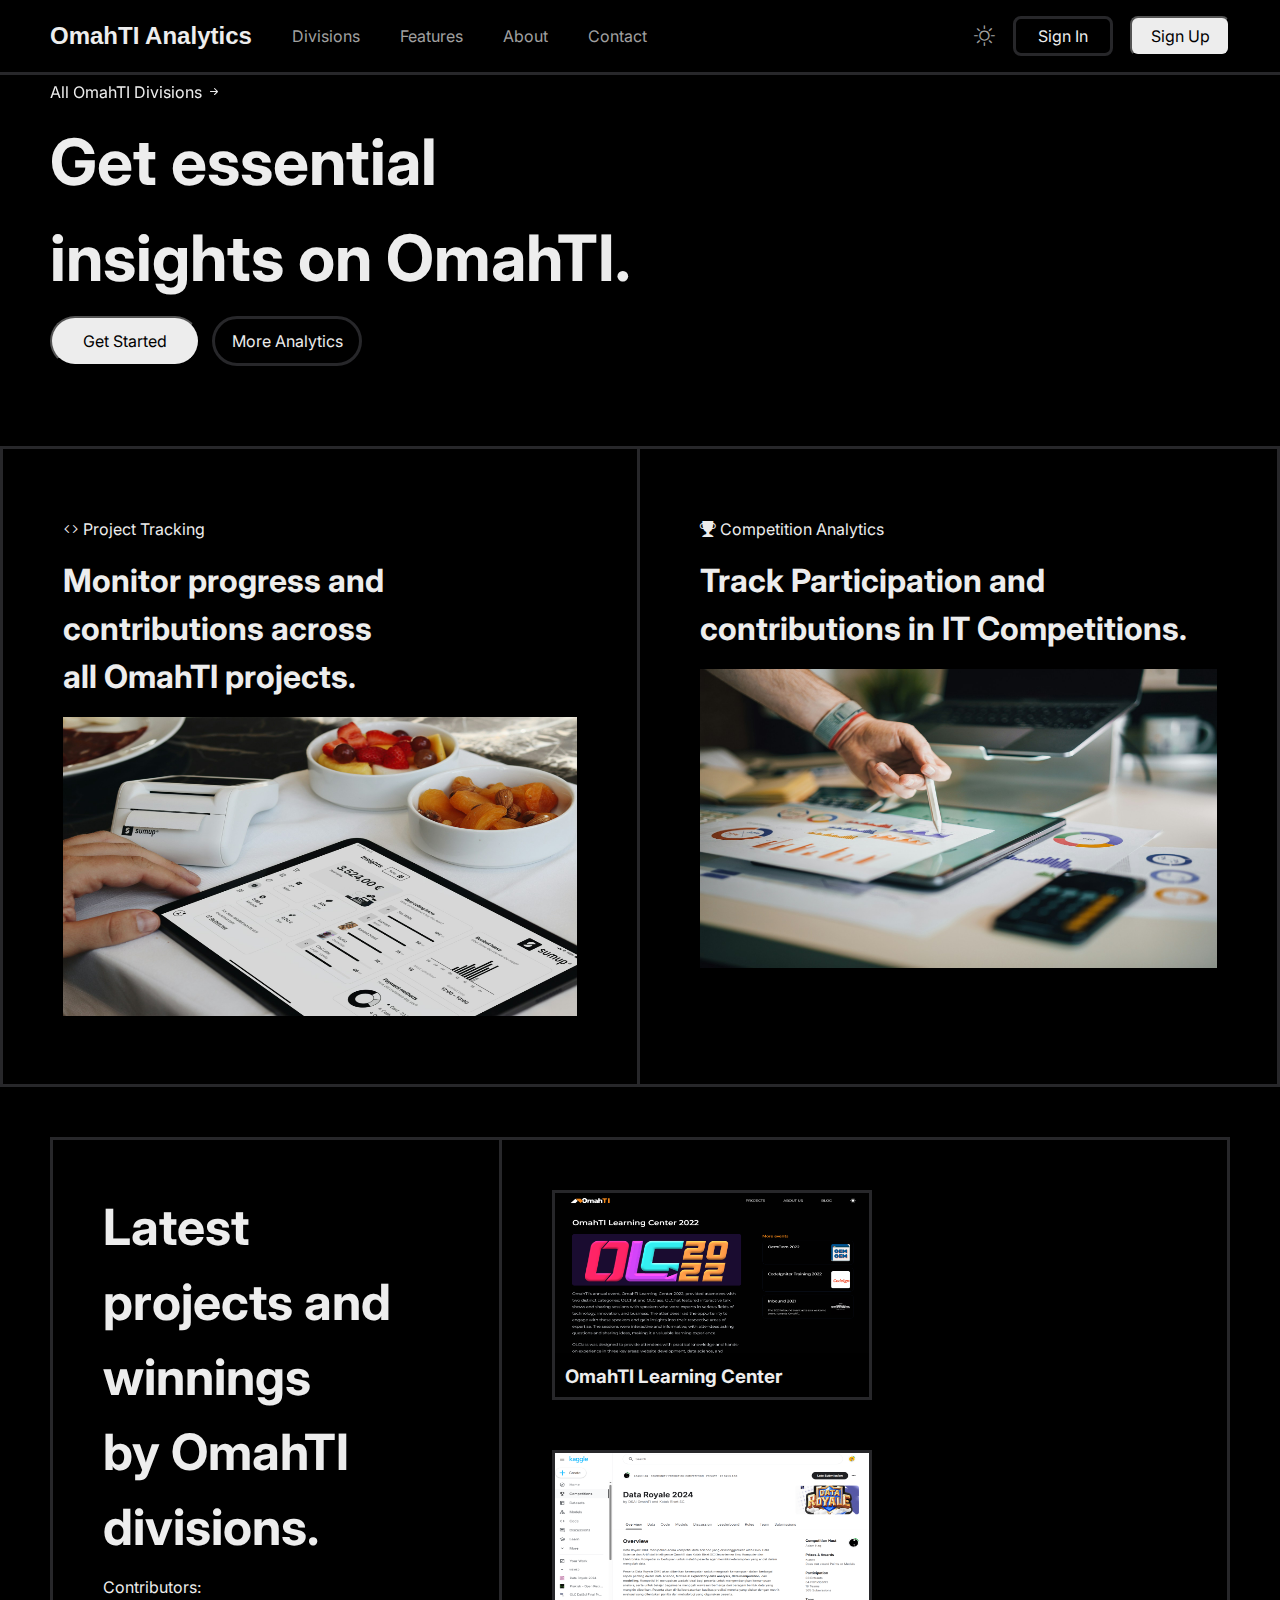
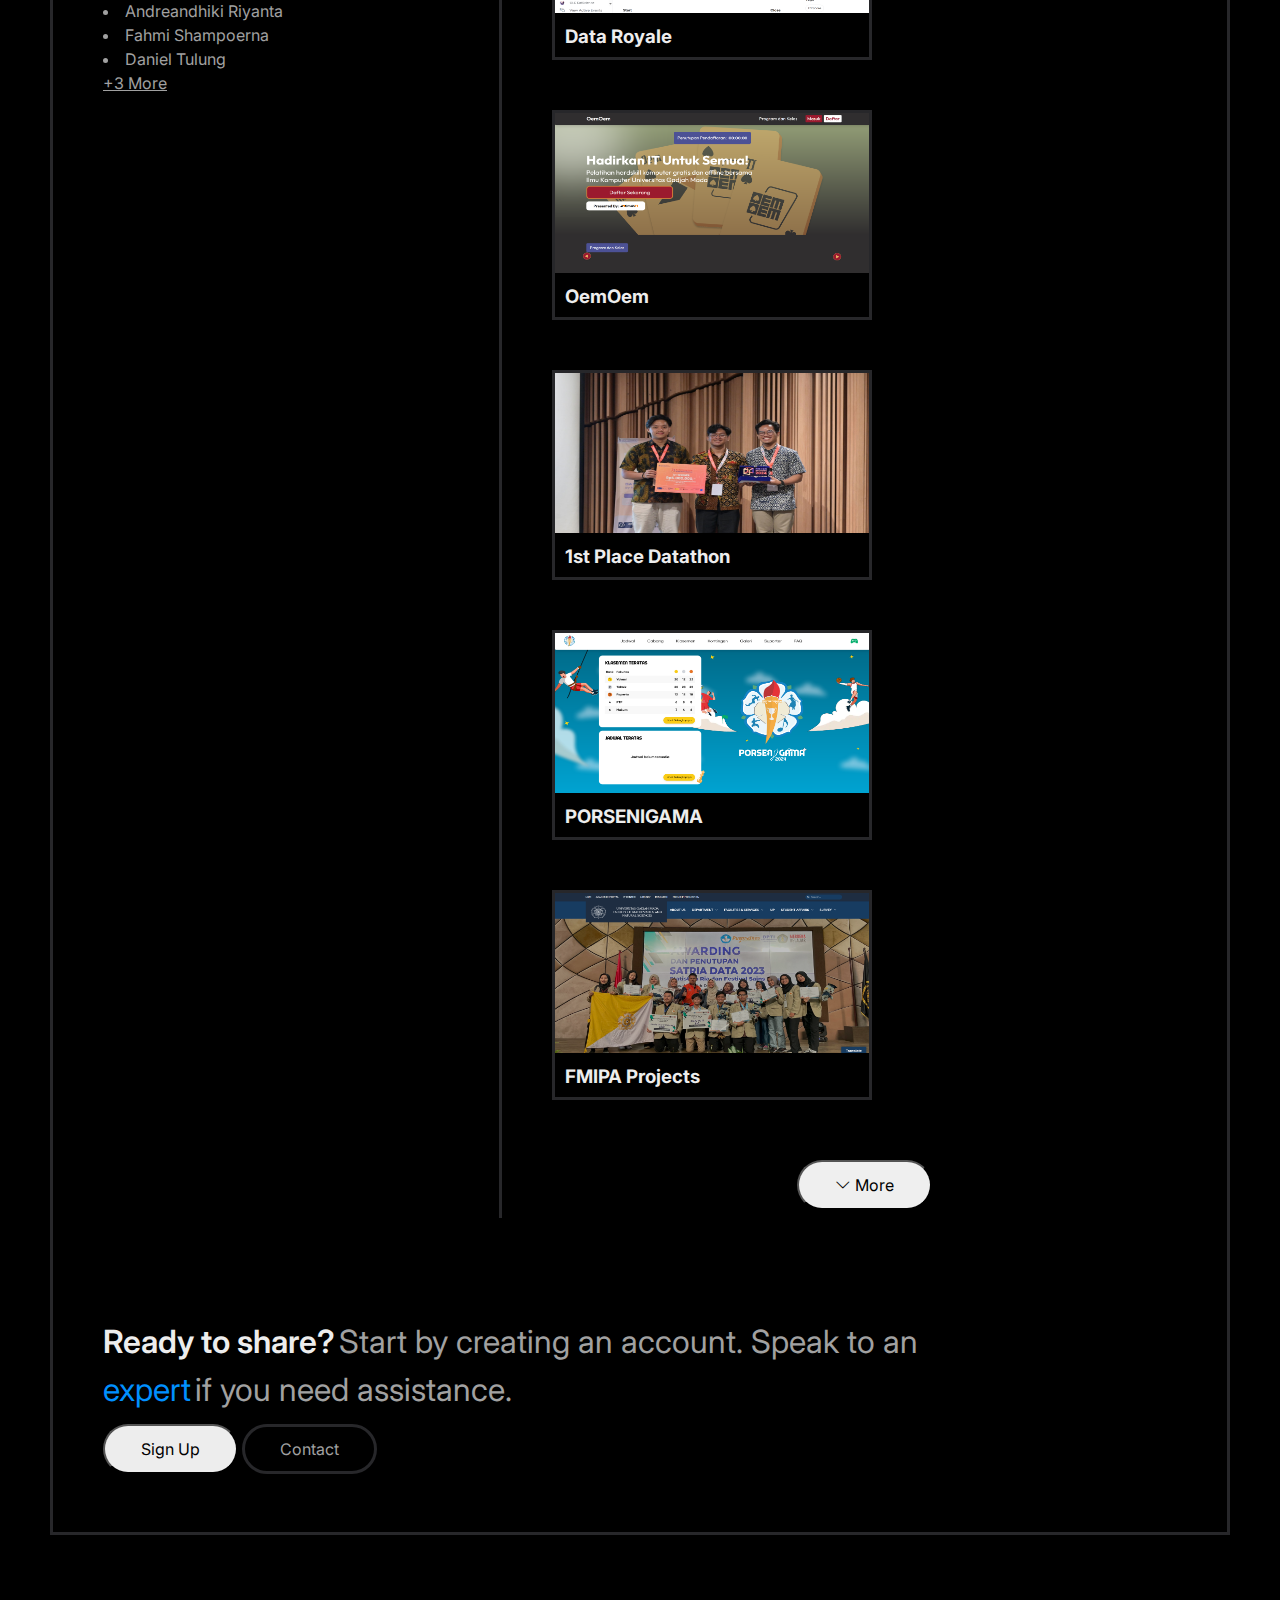
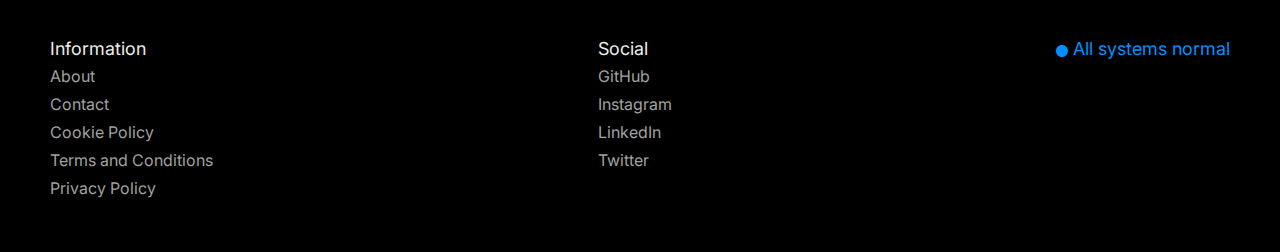
<file: index.html>
<!DOCTYPE html>
<html lang="en">
  <head>
    <meta charset="UTF-8" />
    <meta name="viewport" content="width=device-width, initial-scale=1.0" />
    <title>OmahTI Analytics</title>
    <link rel="stylesheet" href="css/style.css" />
    <link rel="stylesheet" href="css/reset.css" />
    <link
      rel="stylesheet"
      href="https://cdn.jsdelivr.net/npm/bootstrap-icons@1.5.0/font/bootstrap-icons.css"
    />
    <link rel="preconnect" href="https://fonts.googleapis.com" />
    <link rel="preconnect" href="https://fonts.gstatic.com" crossorigin />
    <link
      href="https://fonts.googleapis.com/css2?family=Inter:ital,opsz,wght@0,14..32,100..900;1,14..32,100..900&display=swap"
      rel="stylesheet"
    />
    <script src="js/app.js" defer></script>
    <script src="js/theme.js" defer></script>
  </head>
  <body>
    <nav class="navbar">
      <nav class="nav-kiri">
        <header class="logo"><a href="#">OmahTI Analytics</a></header>
        <ul>
          <li class="nav-item"><a href="#">Divisions</a></li>
          <li class="nav-item"><a href="#">Features</a></li>
          <li class="nav-item"><a href="#">About</a></li>
          <li class="nav-item"><a href="#">Contact</a></li>
        </ul>
      </nav>
      <nav class="nav-kanan">
        <a href="#" id="theme-switch"><i class="bi bi-brightness-high"></i></a>
        <a href="signIn.html"><button id="sign-in">Sign In</button></a>
        <a href="#"><button id="sign-up">Sign Up</button></a>
      </nav>
    </nav>
    <article class="container-1">
      <a href="#">All OmahTI Divisions <i class="bi bi-arrow-right-short"></i></a>
      <h1>Get essential insights on OmahTI.</h1>
      <article class="button-container">
        <button id="get-started">Get Started</button>
        <button id="more-analytics">More Analytics</button>
      </article>
    </article>
    <article class="container-2">
      <article class="content">
        <p><i class="bi bi-code"></i> Project Tracking</p>
        <h2>Monitor progress and contributions across all OmahTI projects.</h2>
        <img src="img\sumup-mn-akTsxIeI-unsplash.jpg" alt="" />
      </article>
      <article class="content">
        <p><i class="bi bi-trophy-fill"></i> Competition Analytics</p>
        <h2>Track Participation and contributions in IT Competitions.</h2>
        <img src="img\jakub-zerdzicki-ykgLX_CwtDw-unsplash.jpg" alt="" />
      </article>
    </article>
    <article class="container-3">
      <article class="wrapper" id="atas">
        <article class="wrapper" id="kiri">
          <h2>Latest projects and winnings by OmahTI divisions.</h2>
          <p>Contributors:</p>
          <ul>
            <li>Andreandhiki Riyanta</li>
            <li>Fahmi Shampoerna</li>
            <li>Daniel Tulung</li>
            <li class="hide hidden">Rama Andhika Pratama</li>
            <li class="hide hidden">Muhammad Hanif</li>
            <li class="hide hidden">Wibi Laksono Wijaya</li>
          </ul>
          <p id="show">+3 More</p>
        </article>
        <article class="wrapper" id="kanan">
          <article class="content-wrapper">
            <figure class="content">
              <img src="img\olc.png" alt="">
              <h3>OmahTI Learning Center</h3>
            </figure>
            <figure class="content">
              <img src="img\data royale.png" alt="">
              <h3>Data Royale</h3>
            </figure>
            <figure class="content">
              <img src="img\oemoem.png" alt="">
              <h3>OemOem</h3>
            </figure>
            <figure class="content">
              <img src="img\datathon.jpeg" alt="">
              <h3>1st Place Datathon</h3>
            </figure>
            <figure class="content">
              <img src="img\porseni.png" alt="">
              <h3>PORSENIGAMA</h3>
            </figure>
            <figure class="content">
              <img src="img\fmipa.png" alt="">
              <h3>FMIPA Projects</h3>
            </figure>
            <figure class="content collapse collapsed">
              <img src="img\malpres.png" alt="">
              <h3>MALPRES MIPA</h3>
            </figure>
            <figure class="content collapse collapsed">
              <img src="img\me.png" alt="">
              <h3>FEB UGM's Website</h3>
            </figure>
            <figure class="content collapse collapsed">
              <img src="img\kopassus.png" alt="">
              <h3>Kopassus</h3>
            </figure>
          </article>
          <button id="collapse-button"><i class="bi bi-chevron-down"></i> More</button>
        </article>
      </article>
      <article class="wrapper" id="bawah">
        <h2 id="h2001">Ready to share?</h2>
        <h2 id="h2002">Start by creating an account. Speak to an</h2>
        <h2 id="h2003">expert</h2>
        <h2 id="h2004">if you need assistance.</h2>
        <article class="button-container">
          <button id="sign-up">Sign Up</button>
          <button id="contact">Contact</button>
        </article>
      </article>
    </article>
    <footer class="footer">
      <article class="left">
        <p>Information</p>
        <ul>
          <li><a href="#">About</a></li>
          <li><a href="#">Contact</a></li>
          <li><a href="#">Cookie Policy</a></li>
          <li><a href="#">Terms and Conditions</a></li>
          <li><a href="#">Privacy Policy</a></li>
        </ul>
      </article>
      <article class="mid">
        <p>Social</p>
        <ul>
          <li><a href="#">GitHub</a></li>
          <li><a href="#">Instagram</a></li>
          <li><a href="#">LinkedIn</a></li>
          <li><a href="#">Twitter</a></li>
      </article>
      <article class="right">
        <p id="status"><i class="bi bi-circle-fill"></i> All systems normal</p>
      </article>
    </footer>
  </body>
</html>
</file>
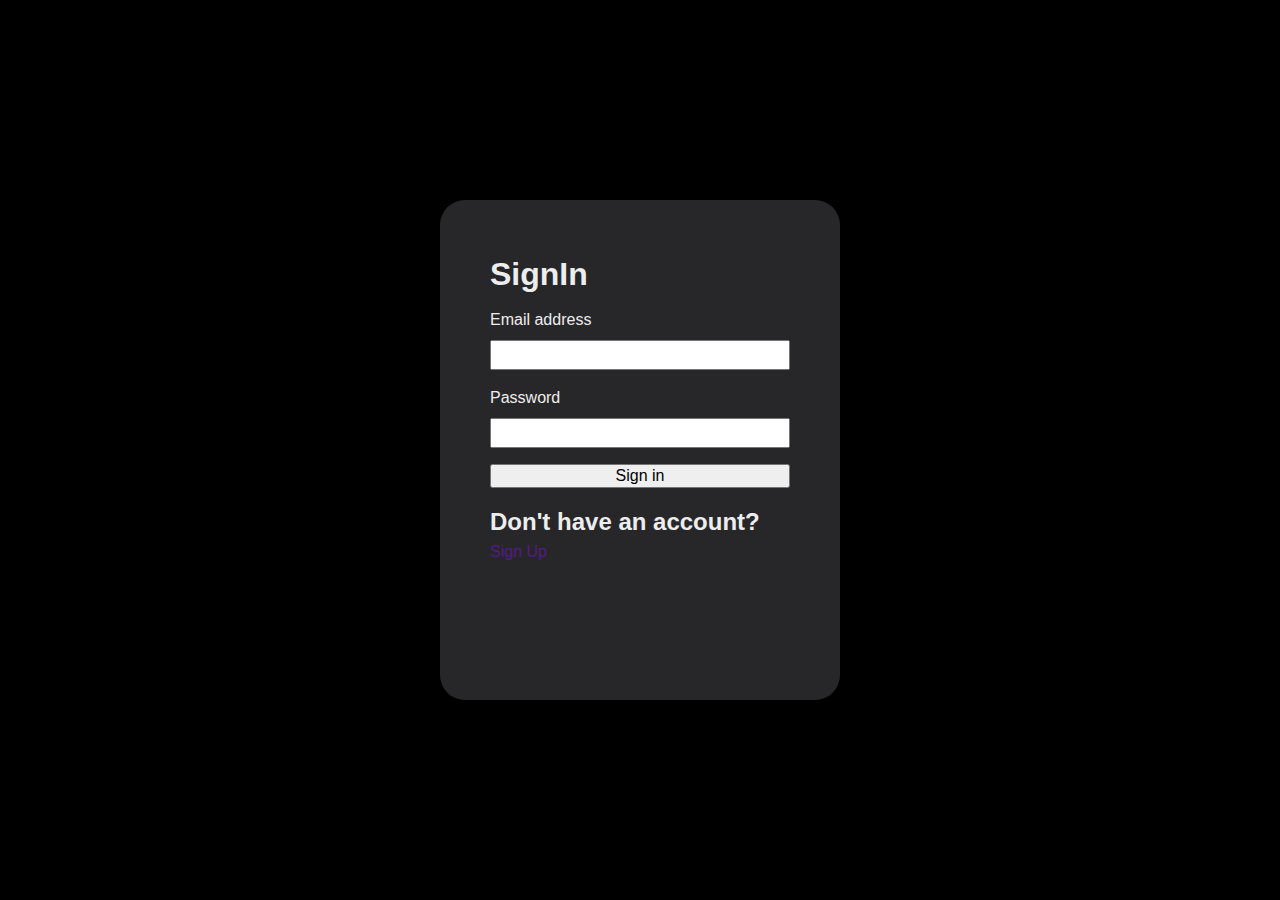
<file: signIn.html>
<!DOCTYPE html>
<html lang="en">
  <head>
    <meta charset="UTF-8" />
    <meta name="viewport" content="width=device-width, initial-scale=1.0" />
    <title>Sign In</title>
    <link rel="stylesheet" href="css/signIn.css" />
    <link rel="stylesheet" href="css/reset.css" />
  </head>
  <body>
    <div class="container">
      <h1>SignIn</h1>
      <form action="">
        <div class="email">
          <label for="email">Email address</label>
          <input type="email" />
        </div>
        <div class="password">
          <label for="password">Password</label>
          <input type="password" />
        </div>
        <div class="submit">
          <input type="submit" value="Sign in" />
        </div>
      </form>
      <h2>Don't have an account?</h2>
      <a href="">Sign Up</a>
    </div>
  </body>
</html>
</file>
<file: css/style.css>
:root {
  --base-color: #000000;
  --base-variant: #27272a;
  --text-color: #ededed;
  --secondary-text: #a1a1a1;
  --primary-color: #ededed;
  --secondary-color: #0090ff;
}

.lightmode {
  --base-color: #ededed;
  --base-variant: #a1a1a1;
  --text-color: #000000;
  --secondary-text: #27272a;
  --primary-color: #000000;
  --secondary-color: #0090ff;
}

/* Global */
body {
  margin: 0;
  padding: 0;
  background-color: var(--base-color);
  color: var(--text-color);
  font-family: "Inter", sans-serif;
}

ul {
  padding: 0;
  list-style-type: none;
}

a,
button {
  text-decoration: none;
  cursor: pointer;
}

/* navbar */
.navbar {
  display: flex;
  align-items: center;
  justify-content: space-between;
  border-bottom: solid var(--base-variant);
  padding: 16px 0;
  font-weight: 400;
  position: fixed;
  width: 100%;
  top: 0;
  left: 0;
  background-color: var(--base-color);
}

.navbar a {
  color: var(--secondary-text);
  position: relative;
}

.nav-kiri {
  display: flex;
  align-items: center;
  width: 50%;
  margin: 0 0 0 50px;
}

.logo a {
  color: var(--text-color);
  font-family: "Montserrat", sans-serif;
  font-weight: 700;
  font-size: 24px;
  margin-right: 20px;
}

.nav-kiri ul {
  display: flex;
  font-size: 16px;
}

.nav-kiri li {
  padding: 0 20px;
}

.navbar li a::after {
  content: "";
  position: absolute;
  background-color: var(--primary-color);
  height: 2px;
  width: 0;
  left: 0;
  bottom: -0.3rem;
  transition: 0.3s;
}

.navbar a:hover {
  color: var(--text-color);
}

.navbar a:hover:after {
  width: 100%;
}

.nav-kanan {
  margin: 0 50px 0 0;
  display: flex;
  width: 20%;
  justify-content: space-between;
  align-items: center;
}

.nav-kanan i {
  font-size: 1.3em;
}

.nav-kanan button {
  height: 40px;
  width: 100px;
  border-radius: 8px;
  font-size: 1em;
}

.nav-kanan #sign-in {
  background-color: var(--base-color);
  color: var(--text-color);
  border: solid var(--base-variant);
}

.nav-kanan #sign-in:hover,
.container-1 #more-analytics:hover,
.container-3 #contact:hover {
  background-color: var(--base-variant);
  transition: 0.3s;
}

.nav-kanan #sign-up {
  background-color: var(--primary-color);
  color: var(--base-color);
}

.nav-kanan #sign-up:hover,
.container-1 #get-started:hover,
.container-3 #sign-up:hover,
.container-3 .collapse-button:hover {
  background-color: var(--secondary-text);
  transition: 0.3s;
}

/* first content */
.container-1 {
  color: var(--text-color);
  display: flex;
  flex-direction: column;
  margin: 80px 50px;
  font-weight: 400;
}

.container-1 a {
  color: var(--primary-color);
  font-size: 1em;
  width: fit-content;
  position: relative;
}

.container-1 a::after {
  content: "";
  position: absolute;
  background-color: var(--primary-color);
  height: 2px;
  width: 0;
  left: 0;
  bottom: -0.3rem;
  transition: 0.3s;
}

.container-1 a:hover::after {
  width: 100%;
}

.container-1 h1 {
  margin: 10px 0 10px 0;
  font-size: 4em;
  width: 50%;
}

.container-1 button {
  width: 150px;
  height: 50px;
  border-radius: 25px;
  font-size: 1em;
  margin-right: 8px;
}

.container-1 #get-started {
  background-color: var(--primary-color);
  color: var(--base-color);
}

.container-1 #more-analytics {
  background-color: var(--base-color);
  color: var(--text-color);
  border: solid var(--base-variant);
}

/* second content */
.container-2 {
  display: flex;
  border: solid var(--base-variant);
}

.container-2 .content:first-child {
  border-right: solid var(--base-variant);
}

.container-2 .content {
  display: flex;
  flex-direction: column;
  width: 50%;
  padding: 60px 60px;
}

.container-2 .content * {
  padding: 8px 0;
}

.container-2 h2 {
  font-size: 2em;
}

.container-2 img {
  width: 543px;
  height: 315px;
}

/* third content */
.container-3 {
  display: flex;
  flex-direction: column;
  margin: 50px 50px 100px 50px;
  border: solid var(--base-variant);
}

.container-3 #atas {
  display: flex;
  margin-bottom: 50px;
}

.container-3 #kiri {
  width: 40%;
  padding: 50px 50px 50px 50px;
  border-right: solid var(--base-variant);
}

.container-3 #kiri h2 {
  font-size: 50px;
  margin-bottom: 10px;
}

.container-3 #kiri p {
  font-size: 16px;
}

.container-3 #kiri li {
  font-size: 16px;
  color: var(--secondary-text);
  list-style: disc;
  list-style-position: inside;
}

.container-3 #kiri .hidden {
  display: none;
}

.container-3 #show {
  color: var(--secondary-text);
  text-decoration: underline;
  cursor: pointer;
}

.container-3 #kanan {
  width: 65%;
  padding: 0 50px;
  display: flex;
  flex-direction: column;
}

.container-3 .content-wrapper {
  display: flex;
  flex-wrap: wrap;
  justify-content: space-between;
  padding-bottom: 50px;
}

.container-3 #kanan .content {
  margin-top: 50px;
  border: solid var(--base-variant);
  width: 320px;
  height: 210px;
  overflow: hidden;
}

.container-3 #kanan img {
  width: 320px;
  height: 160px;
}

.container-3 #kanan img:hover {
  transform: scale(1.2);
  transition: transform 0.2s;
}

.container-3 #kanan h3 {
  margin: 10px 0 0 10px;
}

.container-3 #collapse-button {
  align-self: center;
}

.container-3 .collapsed {
  display: none;
}

.container-3 #bawah {
  margin: 50px;
  width: 70%;
}

.container-3 #bawah h2 {
  font-size: 32px;
  display: inline;
}

.container-3 #h2001 {
  font-weight: 600;
  color: var(--text-color);
}

.container-3 #h2003 {
  font-weight: 400;
  color: var(--secondary-color);
}

.container-3 #h2002,
#h2004 {
  font-weight: 400;
  color: var(--secondary-text);
}

.container-3 button {
  width: 135px;
  height: 50px;
  border-radius: 25px;
  font-size: 1em;
  margin: 10px 0 8px 0;
}

.container-3 #sign-up {
  background-color: var(--primary-color);
  color: var(--base-color);
}

.container-3 #contact {
  background-color: var(--base-color);
  color: var(--secondary-text);
  border: solid var(--base-variant);
}

/* footer */
.footer {
  display: flex;
  margin: 50px;
  justify-content: space-between;
  font-size: 18px;
}

.footer li {
  padding: 2px 0;
  font-weight: 400;
  font-size: 16px;
}

.footer a {
  color: var(--secondary-text);
}

.footer a:hover {
  color: var(--text-color);
  transition: 0.3s;
}

.footer #status {
  color: var(--secondary-color);
}

.footer #status i {
  font-size: 12px;
}
</file>
<file: css/signIn.css>
:root {
  --base-color: #000000;
  --base-variant: #27272a;
  --text-color: #ededed;
  --secondary-text: #a1a1a1;
  --primary-color: #ededed;
  --secondary-color: #0090ff;
}

.lightmode {
  --base-color: #ededed;
  --base-variant: #a1a1a1;
  --text-color: #000000;
  --secondary-text: #27272a;
  --primary-color: #000000;
  --secondary-color: #0090ff;
}

/* Global */
body {
  margin: 0;
  padding: 0;
  background-color: var(--base-color);
  color: var(--text-color);
  font-family: "Inter", sans-serif;
}

ul {
  padding: 0;
  list-style-type: none;
}

a,
button {
  text-decoration: none;
  cursor: pointer;
}

.container {
  width: 400px;
  height: 500px;
  display: flex;
  flex-direction: column;
  padding: 50px;
  background-color: var(--base-variant);
  border-radius: 25px;
  position: absolute;
  margin: auto;
  top: 0;
  bottom: 0;
  left: 0;
  right: 0;
}

h1 {
  margin-bottom: 10px;
}

form * {
  display: flex;
  flex-direction: column;
  margin-bottom: 8px;
}
</file>
